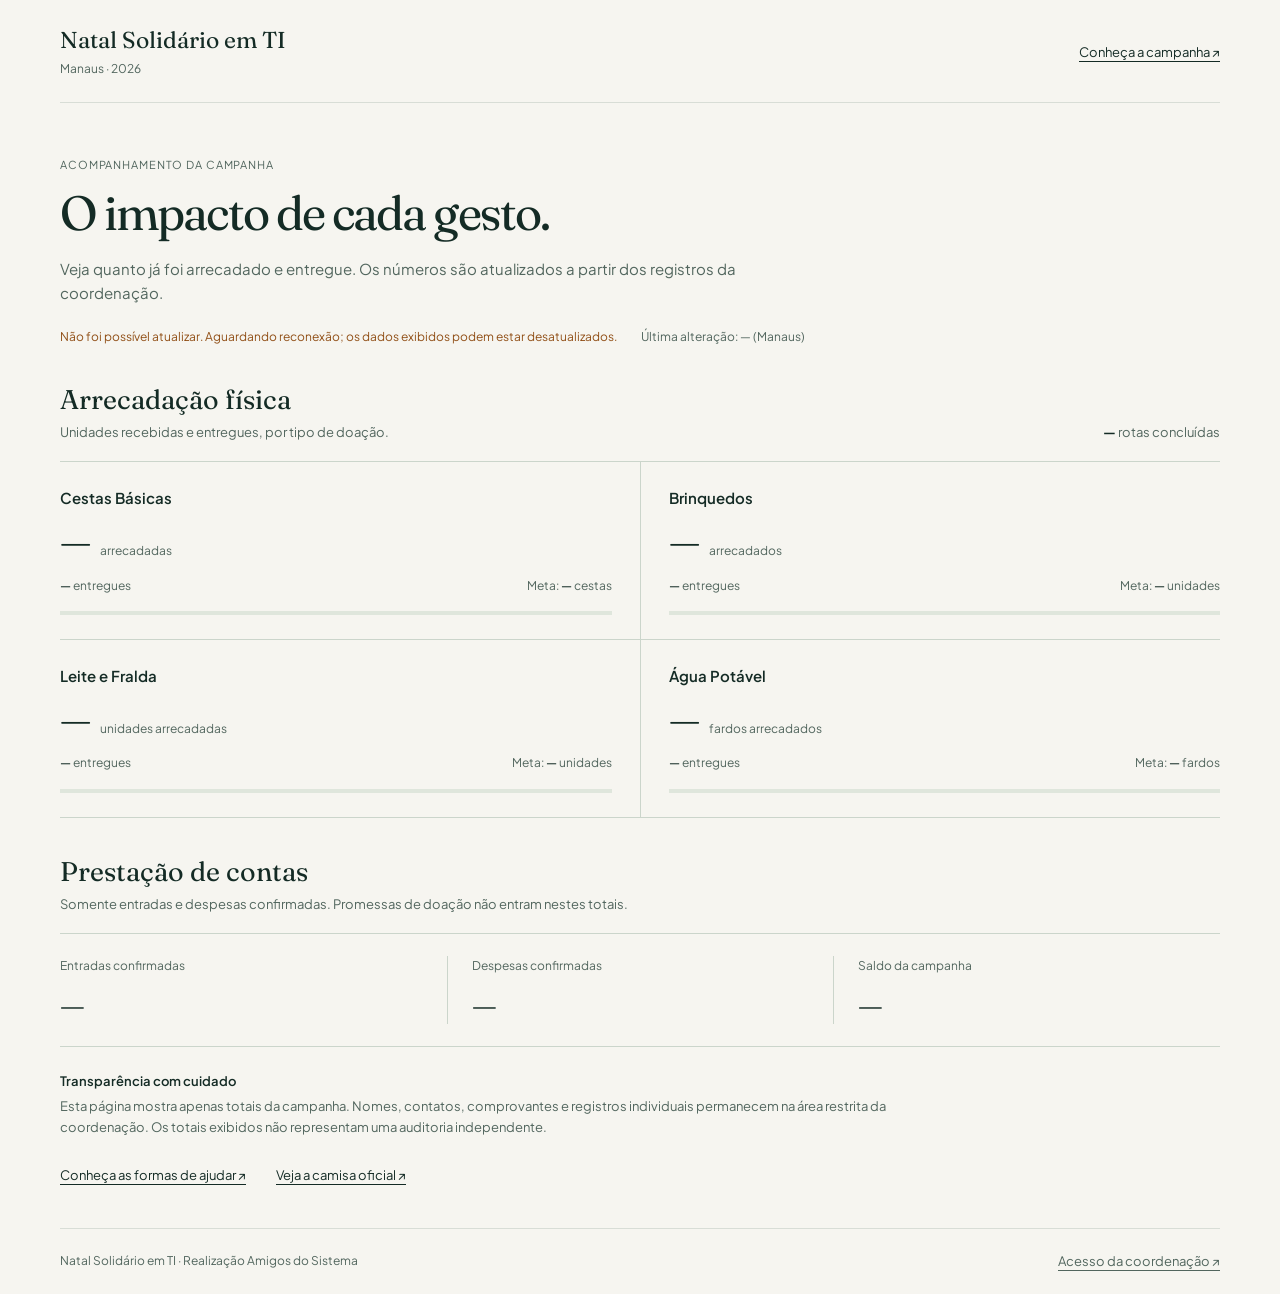
<file: impacto.html>
<!doctype html>
<html lang="pt-BR">
  <head>
    <meta charset="UTF-8" />
    <meta name="viewport" content="width=device-width, initial-scale=1.0" />
    <meta name="description" content="Acompanhe a arrecadação, as entregas e os totais financeiros do Natal Solidário em TI, em Manaus." />
    <meta name="theme-color" content="#f6f5f0" />
    <title>Acompanhe a campanha | Natal Solidário em TI</title>
    <link rel="icon" type="image/png" href="favicon.png" />
    <link rel="preconnect" href="https://fonts.googleapis.com" />
    <link rel="preconnect" href="https://fonts.gstatic.com" crossorigin />
    <link href="https://fonts.googleapis.com/css2?family=Plus+Jakarta+Sans:wght@400;500;600;700&family=Fraunces:opsz,wght@9..144,400;9..144,600&display=swap" rel="stylesheet" />
    <link rel="stylesheet" href="styles.css" />
    <script src="public-metrics.js" defer></script>
  </head>
  <body class="public-dashboard">
    <a class="skip-link" href="#conteudo">Saltar para o conteúdo principal</a>
    <header class="public-header">
      <a class="public-brand" href="index.html">Natal Solidário em TI <span>Manaus · 2026</span></a>
      <nav aria-label="Navegação do acompanhamento"><a href="index.html">Conheça a campanha ↗</a></nav>
    </header>
    <main class="public-main" id="conteudo">
      <header class="public-intro">
        <p class="public-eyebrow">Acompanhamento da campanha</p>
        <h1>O impacto de cada gesto.</h1>
        <p>Veja quanto já foi arrecadado e entregue. Os números são atualizados a partir dos registros da coordenação.</p>
        <div class="public-sync-line"><p data-public-status role="status" aria-live="polite">Conectando aos dados da campanha…</p><p>Última alteração: <time data-public-updated>—</time> <span class="public-timezone">(Manaus)</span></p></div>
        <noscript><p class="public-notice">Ative o JavaScript para consultar os dados atualizados. Nenhum total é apresentado sem confirmação.</p></noscript>
      </header>

      <section aria-labelledby="arrecadacao-title" class="public-section">
        <div class="public-section-heading"><div><h2 id="arrecadacao-title">Arrecadação física</h2><p>Unidades recebidas e entregues, por tipo de doação.</p></div><p class="public-route-count"><strong data-public-routes>—</strong> rotas concluídas</p></div>
        <div class="public-inventory">
          <article class="public-item"><h3>Cestas Básicas</h3><p class="public-total"><strong data-public-count="cesta_basica">—</strong> <span>arrecadadas</span></p><p class="public-item-detail"><span><b data-public-delivered="cesta_basica">—</b> entregues</span><span>Meta: <b data-public-goal="cesta_basica">—</b> cestas</span></p><div class="public-progress" data-public-progress="cesta_basica" role="progressbar" aria-label="Meta de cestas básicas" aria-valuemin="0" aria-valuemax="100" aria-busy="true"><span></span></div></article>
          <article class="public-item"><h3>Brinquedos</h3><p class="public-total"><strong data-public-count="brinquedo">—</strong> <span>arrecadados</span></p><p class="public-item-detail"><span><b data-public-delivered="brinquedo">—</b> entregues</span><span>Meta: <b data-public-goal="brinquedo">—</b> unidades</span></p><div class="public-progress" data-public-progress="brinquedo" role="progressbar" aria-label="Meta de brinquedos" aria-valuemin="0" aria-valuemax="100" aria-busy="true"><span></span></div></article>
          <article class="public-item"><h3>Leite e Fralda</h3><p class="public-total"><strong data-public-count="kit_higiene">—</strong> <span>unidades arrecadadas</span></p><p class="public-item-detail"><span><b data-public-delivered="kit_higiene">—</b> entregues</span><span>Meta: <b data-public-goal="kit_higiene">—</b> unidades</span></p><div class="public-progress" data-public-progress="kit_higiene" role="progressbar" aria-label="Meta de leite e fralda" aria-valuemin="0" aria-valuemax="100" aria-busy="true"><span></span></div></article>
          <article class="public-item"><h3>Água Potável</h3><p class="public-total"><strong data-public-count="agua">—</strong> <span>fardos arrecadados</span></p><p class="public-item-detail"><span><b data-public-delivered="agua">—</b> entregues</span><span>Meta: <b data-public-goal="agua">—</b> fardos</span></p><div class="public-progress" data-public-progress="agua" role="progressbar" aria-label="Meta de água potável" aria-valuemin="0" aria-valuemax="100" aria-busy="true"><span></span></div></article>
        </div>
      </section>

      <section aria-labelledby="financeiro-title" class="public-section">
        <div class="public-section-heading"><div><h2 id="financeiro-title">Prestação de contas</h2><p>Somente entradas e despesas confirmadas. Promessas de doação não entram nestes totais.</p></div></div>
        <dl class="public-finance"><div><dt>Entradas confirmadas</dt><dd data-public-money="entradas_centavos">—</dd></div><div><dt>Despesas confirmadas</dt><dd data-public-money="saidas_centavos">—</dd></div><div><dt>Saldo da campanha</dt><dd data-public-money="saldo_centavos">—</dd></div></dl>
      </section>
      <aside class="public-notice"><h2>Transparência com cuidado</h2><p>Esta página mostra apenas totais da campanha. Nomes, contatos, comprovantes e registros individuais permanecem na área restrita da coordenação. Os totais exibidos não representam uma auditoria independente.</p></aside>
      <div class="public-actions"><a href="index.html#ajudar">Conheça as formas de ajudar ↗</a><a href="index.html#camisa">Veja a camisa oficial ↗</a></div>
    </main>
    <footer class="public-footer"><p>Natal Solidário em TI · Realização Amigos do Sistema</p><a href="https://natalsolidariosistema.vercel.app/" target="_blank" rel="noopener noreferrer">Acesso da coordenação ↗</a></footer>
  </body>
</html>
</file>
<file: styles.css>
:root {
  /* Brand Palette directly calibrated from Key Visual Artwork (kv completo.jpg) */
  --forest-night: #061310;
  --forest-deep: #0a1f1b;
  --forest-mid: #102d27;
  --forest-surface: #153932;
  --forest-card: rgba(16, 45, 39, 0.78);
  --forest-border: rgba(52, 211, 153, 0.18);
  
  --cream-light: #fbf9f4;
  --cream-card: #f3eee4;
  --cream-border: #e2dac9;
  --ink-primary: #0f1c19;
  --ink-secondary: #4a5c57;
  --ink-muted: #6e827d;
  
  --mint-neon: #34d399;
  --emerald-glow: #10b981;
  --cyan-accent: #00f2fe;
  
  --gold-star: #fbbf24;
  --amber-warm: #f59e0b;
  --amber-light: #fef3c7;
  
  --coral-festive: #f97316;
  --coral-deep: #ea580c;
  
  --radius-xl: 28px;
  --radius-lg: 20px;
  --radius-md: 14px;
  --radius-sm: 8px;
  
  --font-display: "Fraunces", Georgia, serif;
  --font-sans: "Plus Jakarta Sans", system-ui, -apple-system, sans-serif;
  --font-headline: "Outfit", sans-serif;
  
  --shadow-subtle: 0 10px 30px rgba(6, 19, 16, 0.08);
  --shadow-elevated: 0 20px 50px rgba(6, 19, 16, 0.22);
}

/* Base & Reset */
*, *::before, *::after {
  box-sizing: border-box;
}

html {
  scroll-behavior: smooth;
  scroll-padding-top: 90px;
}

body {
  margin: 0;
  color: var(--ink-primary);
  background-color: var(--forest-night);
  font-family: var(--font-sans);
  font-size: 16px;
  line-height: 1.6;
  -webkit-font-smoothing: antialiased;
  -moz-osx-font-smoothing: grayscale;
  overflow-x: hidden;
}

body.modal-open {
  overflow: hidden;
}

img {
  max-width: 100%;
  height: auto;
  display: block;
}

a {
  color: inherit;
  text-decoration: none;
}

button, a {
  -webkit-tap-highlight-color: transparent;
}

button {
  border: 0;
  background: transparent;
  font: inherit;
  cursor: pointer;
}

button:focus-visible, a:focus-visible, input:focus-visible, textarea:focus-visible, select:focus-visible {
  outline: 3px solid var(--gold-star);
  outline-offset: 3px;
}

/* Accessibility Skip Link */
.skip-link {
  position: fixed;
  z-index: 1000;
  top: -60px;
  left: 20px;
  padding: 12px 20px;
  color: var(--forest-night);
  background: var(--gold-star);
  border-radius: 0 0 var(--radius-sm) var(--radius-sm);
  font-weight: 700;
  transition: top 0.2s ease;
}
.skip-link:focus {
  top: 0;
}

.sr-only {
  position: absolute;
  width: 1px;
  height: 1px;
  padding: 0;
  margin: -1px;
  overflow: hidden;
  clip: rect(0, 0, 0, 0);
  white-space: nowrap;
  border: 0;
}

/* Layout Utilities */
.shell {
  width: min(1200px, calc(100% - clamp(28px, 5vw, 48px)));
  margin-inline: auto;
}

.section-pad {
  padding-block: 85px;
}

/* Ambient Background Lights */
.ambient-glow {
  position: absolute;
  pointer-events: none;
  border-radius: 50%;
  filter: blur(120px);
  z-index: 0;
}

.ambient-glow-top {
  top: 0;
  right: 5%;
  width: 550px;
  height: 550px;
  background: radial-gradient(circle, rgba(52, 211, 153, 0.12) 0%, rgba(251, 191, 36, 0.05) 50%, transparent 80%);
}

.ambient-glow-mid {
  top: 900px;
  left: -100px;
  width: 600px;
  height: 600px;
  background: radial-gradient(circle, rgba(249, 115, 22, 0.08) 0%, rgba(16, 185, 129, 0.05) 60%, transparent 80%);
}

/* ==========================================================================
   HEADER & NAVIGATION
   ========================================================================== */
.site-header {
  position: fixed;
  top: 0;
  left: 0;
  right: 0;
  z-index: 100;
  background: rgba(6, 19, 16, 0.88);
  backdrop-filter: blur(18px);
  -webkit-backdrop-filter: blur(18px);
  border-bottom: 1px solid rgba(52, 211, 153, 0.18);
  transition: background 0.3s ease;
}

.site-header .shell {
  width: min(1380px, calc(100% - clamp(20px, 3.5vw, 44px)));
  max-width: 100%;
}

.nav-backdrop {
  position: fixed;
  inset: 0;
  z-index: 102;
  background: rgba(0, 0, 0, 0.65);
  backdrop-filter: blur(4px);
  -webkit-backdrop-filter: blur(4px);
  opacity: 0;
  pointer-events: none;
  transition: opacity 0.3s ease;
}

body.nav-open .nav-backdrop {
  opacity: 1;
  pointer-events: auto;
}

body.nav-open {
  overflow: hidden;
}

.header-inner {
  min-height: 74px;
  display: flex;
  align-items: center;
  justify-content: space-between;
  gap: clamp(14px, 2vw, 24px);
}

.brand {
  display: inline-flex;
  align-items: center;
  gap: 12px;
  color: var(--cream-light);
}

.brand-header {
  display: inline-flex;
  align-items: center;
  text-decoration: none;
  flex-shrink: 0;
  transition: transform 0.25s cubic-bezier(0.16, 1, 0.3, 1);
}

.brand-header:hover {
  transform: translateY(-1px);
}

.header-neon-logo {
  height: clamp(38px, 3.2vw, 46px);
  width: auto;
  max-width: clamp(170px, 16vw, 210px);
  object-fit: contain;
  filter: drop-shadow(0 2px 14px rgba(52, 211, 153, 0.35));
  transition: filter 0.25s ease, transform 0.25s ease;
}

.brand-header:hover .header-neon-logo {
  filter: drop-shadow(0 4px 20px rgba(52, 211, 153, 0.6));
  transform: scale(1.02);
}

.brand-mark {
  width: 40px;
  height: 40px;
  display: grid;
  place-items: center;
  position: relative;
  color: var(--forest-night);
  background: linear-gradient(135deg, var(--gold-star) 0%, var(--coral-festive) 100%);
  border-radius: 12px;
  font-size: 18px;
  box-shadow: 0 0 16px rgba(251, 191, 36, 0.3);
}

.circuit-spark {
  animation: pulse-spark 3s infinite ease-in-out;
}

@keyframes pulse-spark {
  0%, 100% { transform: scale(1) rotate(0deg); opacity: 0.9; }
  50% { transform: scale(1.18) rotate(45deg); opacity: 1; }
}

.brand-copy {
  display: grid;
  line-height: 1.15;
}

.brand-copy strong {
  font-family: var(--font-headline);
  font-size: 16px;
  font-weight: 700;
  letter-spacing: -0.02em;
  color: #ffffff;
}

.brand-copy small {
  font-size: 11px;
  letter-spacing: 0.12em;
  text-transform: uppercase;
  color: var(--mint-neon);
  font-weight: 600;
}

.brand-copy i {
  font-style: normal;
  color: var(--coral-festive);
  margin-inline: 2px;
}

.site-nav {
  display: flex;
  align-items: center;
  gap: clamp(10px, 1.2vw, 18px);
  font-size: clamp(12.5px, 0.9vw, 13.5px);
  font-weight: 600;
  white-space: nowrap;
}

.site-nav > a:not(.nav-cta):not(.nav-admin) {
  color: rgba(251, 249, 244, 0.8);
  position: relative;
  transition: color 0.2s ease;
  padding: 6px clamp(2px, 0.35vw, 4px);
  white-space: nowrap;
  flex-shrink: 0;
  line-height: 1.2;
}

.site-nav > a:not(.nav-cta):not(.nav-admin):hover {
  color: #ffffff;
}

.site-nav > a:not(.nav-cta):not(.nav-admin)::after {
  content: "";
  position: absolute;
  bottom: 0;
  left: 0;
  width: 0%;
  height: 2px;
  background: var(--mint-neon);
  transition: width 0.25s ease;
  border-radius: 2px;
}

.site-nav > a:not(.nav-cta):not(.nav-admin):hover::after {
  width: 100%;
}

.nav-admin {
  display: inline-flex;
  align-items: center;
  gap: 7px;
  padding: 7px clamp(10px, 0.9vw, 14px);
  color: var(--mint-neon) !important;
  background: rgba(52, 211, 153, 0.1);
  border: 1px solid rgba(52, 211, 153, 0.35);
  border-radius: 999px;
  font-size: clamp(11.5px, 0.85vw, 12px);
  font-weight: 700;
  text-decoration: none;
  white-space: nowrap;
  flex-shrink: 0;
  line-height: 1;
  transition: all 0.2s ease;
}

.nav-admin:hover {
  background: rgba(52, 211, 153, 0.22);
  transform: translateY(-2px);
  color: #ffffff !important;
  border-color: var(--mint-neon);
  box-shadow: 0 0 15px rgba(52, 211, 153, 0.3);
}

.admin-pulse {
  width: 7px;
  height: 7px;
  background: var(--mint-neon);
  border-radius: 50%;
  box-shadow: 0 0 8px var(--mint-neon);
  animation: pulse-admin 2s infinite;
  flex-shrink: 0;
}

@keyframes pulse-admin {
  0%, 100% { opacity: 0.5; transform: scale(0.9); }
  50% { opacity: 1; transform: scale(1.3); }
}

.nav-admin i {
  font-style: normal;
  color: var(--mint-neon);
  font-size: 11px;
}

.nav-cta {
  display: inline-flex;
  align-items: center;
  gap: 7px;
  padding: 9px clamp(13px, 1.1vw, 18px);
  color: var(--forest-night);
  background: linear-gradient(135deg, var(--gold-star) 0%, #ffd066 100%);
  border-radius: 999px;
  font-size: clamp(12.5px, 0.9vw, 13.5px);
  font-weight: 700;
  white-space: nowrap;
  flex-shrink: 0;
  line-height: 1;
  box-shadow: 0 6px 20px rgba(251, 191, 36, 0.25);
  transition: transform 0.2s ease, box-shadow 0.2s ease;
}

.nav-cta:hover {
  transform: translateY(-2px);
  box-shadow: 0 10px 26px rgba(251, 191, 36, 0.4);
}

.menu-toggle {
  display: none;
  width: 44px;
  height: 44px;
  position: relative;
  z-index: 110;
  color: var(--cream-light);
  border-radius: 12px;
  border: 1px solid rgba(255, 255, 255, 0.18);
  background: rgba(255, 255, 255, 0.06);
  backdrop-filter: blur(8px);
  -webkit-backdrop-filter: blur(8px);
  align-items: center;
  justify-content: center;
  flex-direction: column;
  gap: 5px;
  padding: 0;
  cursor: pointer;
  transition: all 0.25s ease;
}

.menu-toggle:hover {
  background: rgba(255, 255, 255, 0.12);
  border-color: var(--mint-neon);
}

.menu-toggle > span:not(.sr-only) {
  width: 22px;
  height: 2px;
  display: block;
  background: currentColor;
  border-radius: 2px;
  transition: transform 0.25s cubic-bezier(0.16, 1, 0.3, 1), opacity 0.2s ease;
  transform-origin: center;
}

.menu-toggle.is-active {
  background: rgba(52, 211, 153, 0.18);
  border-color: var(--mint-neon);
  color: var(--mint-neon);
}

.menu-toggle.is-active span:nth-of-type(1) {
  transform: translateY(7px) rotate(45deg);
}

.menu-toggle.is-active span:nth-of-type(2) {
  opacity: 0;
  transform: scaleX(0);
}

.menu-toggle.is-active span:nth-of-type(3) {
  transform: translateY(-7px) rotate(-45deg);
}

/* ==========================================================================
   BUTTONS
   ========================================================================== */
.button {
  min-height: 50px;
  display: inline-flex;
  align-items: center;
  justify-content: center;
  gap: 12px;
  padding: 0 24px;
  border-radius: 999px;
  font-family: var(--font-sans);
  font-size: 14px;
  font-weight: 700;
  transition: transform 0.2s ease, box-shadow 0.2s ease, background 0.2s ease;
}

.button-primary {
  color: var(--forest-night);
  background: linear-gradient(135deg, var(--gold-star) 0%, #facc15 100%);
  box-shadow: 0 10px 24px rgba(251, 191, 36, 0.28);
}

.button-primary:hover {
  transform: translateY(-2px);
  background: linear-gradient(135deg, #ffd76b 0%, #fed7aa 100%);
  box-shadow: 0 14px 30px rgba(251, 191, 36, 0.45);
}

.button-ghost {
  color: var(--cream-light);
  background: rgba(255, 255, 255, 0.05);
  border: 1px solid rgba(251, 249, 244, 0.25);
  backdrop-filter: blur(8px);
}

.button-ghost:hover {
  background: rgba(255, 255, 255, 0.12);
  border-color: var(--mint-neon);
  transform: translateY(-2px);
}

.button-primary-dark {
  color: #ffffff;
  background: var(--forest-night);
  box-shadow: 0 10px 25px rgba(6, 19, 16, 0.3);
}

.button-primary-dark:hover {
  background: var(--forest-surface);
  transform: translateY(-2px);
}

.button-outline-dark {
  color: var(--forest-night);
  background: transparent;
  border: 2px solid var(--forest-night);
}

.button-outline-dark:hover {
  background: rgba(6, 19, 16, 0.1);
  transform: translateY(-2px);
}

/* ==========================================================================
   HERO SECTION (Pure & Clean Showcase)
   ========================================================================== */
.hero {
  position: relative;
  min-height: calc(100vh - 80px);
  padding-top: 105px;
  padding-bottom: 40px;
  display: flex;
  flex-direction: column;
  justify-content: center;
  color: var(--cream-light);
  background: radial-gradient(ellipse at 75% 20%, #133c33 0%, var(--forest-night) 70%);
  overflow: hidden;
}

.hero-tech-lines {
  position: absolute;
  inset: 0;
  pointer-events: none;
  z-index: 1;
  opacity: 0.85;
}

.hero-tech-lines svg {
  width: 100%;
  height: 100%;
}

.hero-grid {
  position: relative;
  z-index: 2;
  display: grid;
  grid-template-columns: 1.08fr 0.92fr;
  align-items: center;
  gap: clamp(30px, 4vw, 60px);
}

.hero-content {
  max-width: 600px;
}

h1 {
  margin: 0;
  font-family: var(--font-display);
  font-weight: 600;
  font-size: clamp(38px, 4.4vw, 68px);
  line-height: 1.04;
  letter-spacing: -0.04em;
  color: #ffffff;
}

.title-highlight {
  color: var(--coral-festive);
  font-style: italic;
  font-weight: 700;
  text-shadow: 0 0 35px rgba(249, 115, 22, 0.4);
}

.hero-lead {
  margin: 20px 0 0;
  color: rgba(251, 249, 244, 0.78);
  font-size: clamp(15px, 1.1vw, 17px);
  line-height: 1.6;
  max-width: 530px;
}

.hero-actions {
  display: flex;
  flex-wrap: wrap;
  align-items: center;
  gap: 12px;
  margin-top: 30px;
}

/* Hero Showcase (KV Completo Artwork Card) */
.hero-showcase {
  position: relative;
  display: flex;
  justify-content: center;
  align-items: center;
}

.kv-card-container {
  position: relative;
  width: 100%;
  max-width: 440px;
}

.kv-backdrop-glow {
  position: absolute;
  inset: -15px;
  background: radial-gradient(circle, rgba(52, 211, 153, 0.28) 0%, rgba(251, 191, 36, 0.18) 45%, transparent 75%);
  filter: blur(35px);
  border-radius: var(--radius-xl);
  z-index: 1;
  pointer-events: none;
  animation: glow-pulse 6s infinite ease-in-out;
}

@keyframes glow-pulse {
  0%, 100% { opacity: 0.7; transform: scale(0.98); }
  50% { opacity: 1; transform: scale(1.04); }
}

.kv-card {
  position: relative;
  z-index: 2;
  border-radius: var(--radius-xl);
  background: rgba(10, 31, 27, 0.85);
  border: 1px solid rgba(52, 211, 153, 0.35);
  box-shadow: 0 25px 60px rgba(0, 0, 0, 0.5), 0 0 30px rgba(52, 211, 153, 0.15);
  overflow: hidden;
  backdrop-filter: blur(16px);
  transition: transform 0.35s ease, box-shadow 0.35s ease, border-color 0.3s ease;
}

.kv-card:hover {
  transform: translateY(-6px);
  box-shadow: 0 35px 70px rgba(0, 0, 0, 0.6), 0 0 45px rgba(52, 211, 153, 0.3);
  border-color: var(--mint-neon);
}

.kv-media-wrapper {
  position: relative;
  width: 100%;
  aspect-ratio: 3 / 4;
  overflow: hidden;
  background: #0d2822;
}

.kv-img {
  width: 100%;
  height: 100%;
  object-fit: cover;
  object-position: top center;
  transition: transform 0.5s ease;
}

.kv-card:hover .kv-img {
  transform: scale(1.03);
}

.hero-scroll-invite {
  display: flex;
  justify-content: center;
  margin-top: 36px;
  position: relative;
  z-index: 2;
}

.scroll-link {
  display: inline-flex;
  align-items: center;
  gap: 10px;
  color: rgba(251, 249, 244, 0.5);
  font-size: 11px;
  letter-spacing: 0.1em;
  text-transform: uppercase;
  font-weight: 600;
  transition: color 0.2s ease;
}

.scroll-link:hover {
  color: var(--mint-neon);
}

.scroll-icon {
  width: 20px;
  height: 32px;
  border: 2px solid currentColor;
  border-radius: 12px;
  display: flex;
  justify-content: center;
  padding-top: 6px;
}

.scroll-dot {
  width: 4px;
  height: 6px;
  background: currentColor;
  border-radius: 2px;
  animation: scroll-wheel 1.8s infinite;
}

@keyframes scroll-wheel {
  0% { transform: translateY(0); opacity: 1; }
  100% { transform: translateY(10px); opacity: 0; }
}

/* ==========================================================================
   IMPACT TICKER
   ========================================================================== */
.impact-ticker {
  background: linear-gradient(90deg, #d95028 0%, var(--coral-festive) 50%, #f59e0b 100%);
  color: #ffffff;
  overflow: hidden;
  white-space: nowrap;
  padding-block: 15px;
  box-shadow: 0 4px 20px rgba(237, 106, 58, 0.25);
  position: relative;
  z-index: 5;
}

.ticker-track {
  display: flex;
  width: max-content;
  animation: marquee 32s linear infinite;
}

.ticker-track:hover {
  animation-play-state: paused;
}

@keyframes marquee {
  0% { transform: translateX(0); }
  100% { transform: translateX(-50%); }
}

.ticker-content {
  display: inline-flex;
  align-items: center;
  gap: 20px;
  padding-right: 20px;
  font-size: 13.5px;
  font-weight: 600;
}

.ticker-item {
  display: inline-flex;
  align-items: center;
  gap: 8px;
}

.ticker-item strong {
  font-size: 16px;
  font-weight: 800;
}

.ticker-item code {
  background: rgba(0, 0, 0, 0.2);
  padding: 2px 8px;
  border-radius: 6px;
  font-size: 12px;
}

.pulse-mint {
  width: 8px;
  height: 8px;
  background: var(--gold-star);
  border-radius: 50%;
  box-shadow: 0 0 8px #ffffff;
}

.ticker-sep {
  opacity: 0.6;
}

/* ==========================================================================
   SEÇÃO HISTÓRIA DA COMUNIDADE (PESSOAS.JPG)
   ========================================================================== */
.community-story {
  background: var(--cream-light);
  color: var(--ink-primary);
  position: relative;
}

.section-heading h2 {
  margin: 0;
  font-family: var(--font-display);
  font-size: clamp(36px, 4.2vw, 58px);
  line-height: 1.05;
  letter-spacing: -0.04em;
  color: var(--forest-night);
}

.section-heading h2 em {
  color: var(--coral-festive);
  font-style: italic;
}

.section-heading p {
  margin: 16px 0 0;
  color: var(--ink-secondary);
  font-size: 16px;
  line-height: 1.7;
}

.heading-centered {
  max-width: 680px;
  margin-inline: auto;
  text-align: center;
}

.heading-split {
  display: grid;
  grid-template-columns: 1.1fr 0.9fr;
  gap: 60px;
  align-items: end;
}

.heading-split p {
  max-width: 420px;
}

.community-grid {
  display: grid;
  grid-template-columns: 1.25fr 0.75fr;
  gap: 36px;
  align-items: center;
  margin-top: 50px;
}

.story-media-card {
  position: relative;
  border-radius: var(--radius-xl);
  overflow: hidden;
  box-shadow: var(--shadow-elevated);
  background: var(--forest-night);
}

.story-frame {
  position: relative;
  aspect-ratio: 16 / 9;
  overflow: hidden;
}

.story-img {
  width: 100%;
  height: 100%;
  object-fit: cover;
  transition: transform 0.6s ease;
}

.story-frame:hover .story-img {
  transform: scale(1.03);
}

.story-caption-overlay {
  position: absolute;
  inset: auto 0 0;
  padding: 28px;
  background: linear-gradient(0deg, rgba(6, 19, 16, 0.95) 0%, rgba(6, 19, 16, 0.65) 60%, transparent 100%);
  color: #ffffff;
}

.story-tag {
  display: inline-block;
  padding: 4px 10px;
  background: rgba(52, 211, 153, 0.2);
  border: 1px solid var(--mint-neon);
  border-radius: 999px;
  color: var(--mint-neon);
  font-size: 11px;
  font-weight: 700;
  letter-spacing: 0.08em;
  text-transform: uppercase;
}

.story-caption-overlay h3 {
  margin: 10px 0 0;
  font-family: var(--font-display);
  font-size: 24px;
  line-height: 1.2;
}

.story-caption-overlay p {
  margin: 6px 0 0;
  font-size: 13.5px;
  color: rgba(251, 249, 244, 0.8);
}

.story-pillars {
  display: grid;
  gap: 18px;
}

.pillar-box {
  display: flex;
  align-items: flex-start;
  gap: 18px;
  padding: 22px 24px;
  background: #ffffff;
  border: 1px solid var(--cream-border);
  border-radius: var(--radius-lg);
  box-shadow: var(--shadow-subtle);
  transition: transform 0.25s ease, box-shadow 0.25s ease;
}

.pillar-box:hover {
  transform: translateY(-4px);
  box-shadow: 0 15px 35px rgba(6, 19, 16, 0.1);
}

.pillar-icon-wrap {
  width: 48px;
  height: 48px;
  flex: 0 0 auto;
  display: grid;
  place-items: center;
  border-radius: 14px;
  font-size: 22px;
}

.bg-amber-soft { background: #fef3c7; }
.bg-coral-soft { background: #ffedd5; }
.bg-mint-soft { background: #d1fae5; }

.pillar-text h3 {
  margin: 0;
  font-size: 17px;
  font-weight: 700;
  color: var(--forest-night);
}

.pillar-text p {
  margin: 6px 0 0;
  font-size: 13px;
  color: var(--ink-secondary);
  line-height: 1.55;
}

.pillar-meta {
  display: block;
  margin-top: 8px;
  font-size: 11px;
  font-weight: 700;
  color: var(--coral-festive);
}

/* ==========================================================================
   TRANSPARÊNCIA E METAS
   ========================================================================== */
.transparency {
  background: var(--cream-card);
  color: var(--ink-primary);
}

.progress-layout {
  display: grid;
  grid-template-columns: 1.1fr 0.9fr;
  gap: 24px;
  margin-top: 48px;
}

.progress-feature {
  position: relative;
  min-height: 380px;
  display: flex;
  flex-direction: column;
  justify-content: space-between;
  padding: 34px 36px 30px;
  color: var(--cream-light);
  background: var(--forest-deep);
  border-radius: var(--radius-xl);
  border: 1px solid var(--forest-border);
  box-shadow: var(--shadow-elevated);
  overflow: hidden;
}

.feature-bg-circuit {
  position: absolute;
  top: -60px;
  right: -60px;
  width: 260px;
  height: 260px;
  border: 1px solid rgba(52, 211, 153, 0.18);
  border-radius: 50%;
  box-shadow: 0 0 0 30px rgba(52, 211, 153, 0.04), 0 0 0 60px rgba(52, 211, 153, 0.03);
  pointer-events: none;
}

.progress-feature-top {
  display: flex;
  align-items: center;
  justify-content: space-between;
  gap: 15px;
}

.feature-badge {
  display: flex;
  align-items: center;
  gap: 12px;
}

.progress-icon {
  width: 44px;
  height: 44px;
  display: grid;
  place-items: center;
  border-radius: 12px;
  background: rgba(251, 191, 36, 0.15);
  font-size: 20px;
}

.feature-label {
  font-size: 13px;
  font-weight: 700;
  letter-spacing: 0.05em;
  color: var(--cream-light);
}

.progress-tag {
  padding: 6px 12px;
  color: var(--mint-neon);
  border: 1px solid rgba(52, 211, 153, 0.35);
  border-radius: 999px;
  font-size: 11px;
  font-weight: 700;
  letter-spacing: 0.08em;
  text-transform: uppercase;
}

.progress-feature-body {
  display: grid;
  grid-template-columns: 0.8fr 1.2fr;
  gap: 25px;
  align-items: end;
  margin-top: 30px;
}

.big-number {
  display: block;
  color: var(--gold-star);
  font-family: var(--font-display);
  font-size: clamp(74px, 7vw, 108px);
  line-height: 0.8;
  letter-spacing: -0.07em;
}

.big-number small {
  font-family: var(--font-sans);
  font-size: 40px;
}

.progress-caption {
  display: block;
  margin-top: 14px;
  color: rgba(251, 249, 244, 0.6);
  font-size: 11px;
  text-transform: uppercase;
  letter-spacing: 0.1em;
  font-weight: 600;
}

.progress-copy h3 {
  margin: 0;
  font-size: 22px;
  color: #ffffff;
  letter-spacing: -0.03em;
}

.progress-copy p {
  margin: 8px 0 0;
  color: rgba(251, 249, 244, 0.7);
  font-size: 13.5px;
  line-height: 1.5;
}

.progress-copy strong {
  display: block;
  margin-top: 16px;
  font-size: 14px;
  color: var(--gold-star);
}

.progress-copy strong span {
  color: rgba(251, 249, 244, 0.6);
  font-weight: 400;
}

.progress-track-wrapper {
  margin-top: 24px;
}

.progress-track {
  height: 8px;
  background: rgba(255, 255, 255, 0.12);
  border-radius: 999px;
  overflow: hidden;
  position: relative;
}

.progress-track-large {
  height: 12px;
}

.progress-track span {
  height: 100%;
  display: block;
  border-radius: inherit;
  background: linear-gradient(90deg, var(--gold-star) 0%, #ffe082 100%);
  box-shadow: 0 0 12px rgba(251, 191, 36, 0.6);
  transition: width 1s ease-in-out;
}

.progress-foot {
  display: flex;
  justify-content: space-between;
  gap: 15px;
  margin-top: 14px;
  font-size: 11.5px;
  color: rgba(251, 249, 244, 0.6);
}

.remaining-count {
  color: var(--gold-star);
  font-weight: 700;
}

.progress-stack {
  display: grid;
  grid-template-rows: 1fr 1fr;
  gap: 20px;
}

.progress-card {
  padding: 28px 30px;
  background: #ffffff;
  border: 1px solid var(--cream-border);
  border-radius: var(--radius-xl);
  box-shadow: var(--shadow-subtle);
  display: flex;
  flex-direction: column;
  justify-content: space-between;
  transition: transform 0.25s ease, box-shadow 0.25s ease;
}

.progress-card:hover {
  transform: translateY(-3px);
  box-shadow: var(--shadow-elevated);
}

.progress-card-head {
  display: flex;
  align-items: center;
  gap: 14px;
}

.progress-icon-small {
  width: 42px;
  height: 42px;
  flex: 0 0 auto;
  border-radius: 12px;
  font-size: 18px;
}

.progress-card-head h3 {
  margin: 0;
  font-size: 18px;
  color: var(--forest-night);
}

.progress-card-head p {
  margin: 2px 0 0;
  font-size: 11px;
  color: var(--ink-muted);
}

.progress-card-head strong {
  margin-left: auto;
  font-family: var(--font-display);
  font-size: 40px;
  line-height: 1;
  letter-spacing: -0.06em;
}

.progress-card-head strong small {
  font-family: var(--font-sans);
  font-size: 20px;
}

.color-coral { color: var(--coral-festive); }
.bg-coral { background: linear-gradient(90deg, var(--coral-festive) 0%, #ff8c42 100%) !important; }

.color-mint { color: #059669; }
.bg-mint { background: linear-gradient(90deg, #10b981 0%, #34d399 100%) !important; }

.progress-card .progress-track {
  margin-top: 20px;
  background: rgba(6, 19, 16, 0.08);
}

.progress-card-foot {
  display: flex;
  justify-content: space-between;
  margin-top: 10px;
  font-size: 11px;
  color: var(--ink-secondary);
}

.progress-card-foot strong {
  color: var(--forest-night);
}

.updated-note {
  display: flex;
  align-items: center;
  justify-content: center;
  flex-wrap: wrap;
  gap: 12px;
  margin-top: 34px;
  font-size: 12px;
  color: var(--ink-secondary);
}

.live-dot {
  width: 8px;
  height: 8px;
  background: var(--emerald-glow);
  border-radius: 50%;
  box-shadow: 0 0 8px var(--emerald-glow);
}

.updated-divider {
  width: 4px;
  height: 4px;
  background: var(--coral-festive);
  border-radius: 50%;
}

.link-audit {
  color: var(--forest-night);
  font-weight: 700;
  text-decoration: underline;
  transition: color 0.2s ease;
}

.link-audit:hover {
  color: var(--coral-festive);
}

/* ==========================================================================
   CALCULADORA DE IMPACTO SOLIDÁRIO
   ========================================================================== */
.calculator-section {
  background: var(--cream-light);
  color: var(--ink-primary);
}

.calculator-card {
  max-width: 860px;
  margin-inline: auto;
  padding: clamp(20px, 5vw, 48px);
  background: #ffffff;
  border: 1px solid var(--cream-border);
  border-radius: var(--radius-xl);
  box-shadow: var(--shadow-elevated);
}

.calc-header {
  text-align: center;
}

.calc-presets {
  display: flex;
  align-items: center;
  justify-content: center;
  flex-wrap: wrap;
  gap: 12px;
  margin-top: 30px;
}

.preset-btn {
  padding: 12px 24px;
  font-family: var(--font-sans);
  font-size: 15px;
  font-weight: 700;
  color: var(--forest-night);
  background: var(--cream-card);
  border: 2px solid transparent;
  border-radius: 999px;
  transition: all 0.2s ease;
}

.preset-btn:hover {
  background: #e9e3d5;
  transform: translateY(-2px);
}

.preset-btn.active {
  color: var(--forest-night);
  background: var(--gold-star);
  border-color: var(--gold-star);
  box-shadow: 0 6px 18px rgba(251, 191, 36, 0.35);
  transform: scale(1.04);
}

.calc-result-box {
  margin-top: 32px;
  padding: clamp(18px, 4vw, 32px);
  background: var(--forest-night);
  border-radius: var(--radius-lg);
  border: 1px solid rgba(52, 211, 153, 0.25);
  color: var(--cream-light);
  text-align: center;
  box-shadow: 0 15px 40px rgba(6, 19, 16, 0.35);
}

.result-badge {
  display: inline-flex;
  align-items: center;
  gap: 8px;
  padding: 4px 12px;
  background: rgba(52, 211, 153, 0.15);
  border: 1px solid rgba(52, 211, 153, 0.3);
  border-radius: 999px;
  color: var(--mint-neon);
  font-size: 11px;
  font-weight: 700;
  letter-spacing: 0.08em;
  text-transform: uppercase;
}

.badge-pulse {
  width: 6px;
  height: 6px;
  background: var(--mint-neon);
  border-radius: 50%;
  box-shadow: 0 0 6px var(--mint-neon);
}

.calc-result-box h3 {
  margin: 14px 0 0;
  font-family: var(--font-display);
  font-size: clamp(24px, 3vw, 32px);
  color: var(--gold-star);
}

.calc-result-box p {
  max-width: 620px;
  margin: 12px auto 0;
  color: rgba(251, 249, 244, 0.8);
  font-size: 15px;
  line-height: 1.6;
}

.calc-actions {
  display: flex;
  align-items: center;
  justify-content: center;
  flex-wrap: wrap;
  gap: 20px;
  margin-top: 26px;
}

.calc-pix-info {
  display: flex;
  align-items: center;
  gap: 8px;
  font-size: 12px;
  color: rgba(251, 249, 244, 0.7);
}

.calc-pix-info code {
  color: var(--mint-neon);
  font-weight: 700;
  background: rgba(52, 211, 153, 0.1);
  padding: 4px 8px;
  border-radius: 6px;
}

/* ==========================================================================
   FORMAS DE CONTRIBUIÇÃO (HELP CARDS)
   ========================================================================== */
.help {
  background: var(--cream-card);
}

.help-grid {
  display: grid;
  grid-template-columns: repeat(3, 1fr);
  gap: 24px;
  margin-top: 48px;
}

.help-card {
  min-height: 400px;
  display: flex;
  flex-direction: column;
  position: relative;
  padding: 32px;
  background: #ffffff;
  border: 1px solid var(--cream-border);
  border-radius: var(--radius-xl);
  overflow: hidden;
  box-shadow: var(--shadow-subtle);
  transition: transform 0.25s ease, box-shadow 0.25s ease;
}

.help-card:hover {
  transform: translateY(-8px);
  box-shadow: var(--shadow-elevated);
}

.help-card-featured {
  background: var(--forest-night);
  border-color: rgba(52, 211, 153, 0.3);
  color: var(--cream-light);
  box-shadow: 0 20px 50px rgba(6, 19, 16, 0.3);
}

.card-glow-bg {
  position: absolute;
  top: -40px;
  right: -40px;
  width: 200px;
  height: 200px;
  background: radial-gradient(circle, rgba(52, 211, 153, 0.2) 0%, transparent 70%);
  pointer-events: none;
}

.card-number {
  position: absolute;
  top: 28px;
  right: 28px;
  font-family: var(--font-display);
  font-size: 16px;
  font-weight: 700;
  color: var(--ink-muted);
}

.help-card-featured .card-number {
  color: var(--mint-neon);
}

.help-illustration {
  width: 86px;
  height: 86px;
  display: grid;
  place-items: center;
  position: relative;
  margin: 10px 0 22px;
  border-radius: 22px;
  background: var(--cream-card);
}

.pix-illustration {
  background: linear-gradient(135deg, var(--gold-star) 0%, var(--coral-festive) 100%);
  box-shadow: 0 10px 25px rgba(251, 191, 36, 0.3);
}

.pix-illustration .illum-icon {
  font-size: 32px;
  color: var(--forest-night);
}

.pix-illustration i {
  position: absolute;
  bottom: 8px;
  font-size: 12px;
  font-weight: 800;
  font-style: normal;
  color: var(--forest-night);
  letter-spacing: -0.05em;
}

.shirt-illustration {
  background: linear-gradient(135deg, #d1fae5 0%, #a7f3d0 100%);
  color: var(--forest-night);
  font-size: 36px;
}

.pin-illustration {
  background: linear-gradient(135deg, #ffedd5 0%, #fed7aa 100%);
  color: var(--coral-festive);
  font-size: 36px;
}

.card-kicker {
  display: block;
  font-size: 11px;
  font-weight: 800;
  letter-spacing: 0.12em;
  text-transform: uppercase;
  color: var(--coral-festive);
}

.help-card-featured .card-kicker {
  color: var(--mint-neon);
}

.help-card h3 {
  margin: 8px 0 0;
  font-family: var(--font-display);
  font-size: 30px;
  line-height: 1.1;
  color: var(--forest-night);
  letter-spacing: -0.04em;
}

.help-card-featured h3 {
  color: #ffffff;
}

.help-card p {
  margin: 12px 0 0;
  font-size: 14px;
  color: var(--ink-secondary);
  line-height: 1.6;
}

.help-card-featured p {
  color: rgba(251, 249, 244, 0.75);
}

.card-action-btn {
  margin-top: 24px;
  width: 100%;
}

.text-link {
  display: inline-flex;
  align-items: center;
  gap: 8px;
  margin-top: auto;
  padding-top: 20px;
  color: var(--forest-night);
  font-size: 13.5px;
  font-weight: 700;
  border-bottom: 2px solid var(--forest-night);
  transition: all 0.2s ease;
}

.text-link:hover {
  color: var(--coral-festive);
  border-color: var(--coral-festive);
  transform: translateX(3px);
}

/* ==========================================================================
   SEÇÃO COORDENAÇÃO (SORAYA SILVA & DANIEL LEITE)
   ========================================================================== */
.coordinators {
  background: var(--forest-night);
  color: var(--cream-light);
  position: relative;
  overflow: hidden;
  border-top: 1px solid rgba(52, 211, 153, 0.15);
  border-bottom: 1px solid rgba(52, 211, 153, 0.15);
}

.coord-ambient-glow {
  position: absolute;
  top: 50%;
  left: 50%;
  transform: translate(-50%, -50%);
  width: 900px;
  height: 550px;
  background: radial-gradient(circle, rgba(52, 211, 153, 0.08) 0%, rgba(251, 191, 36, 0.04) 45%, transparent 70%);
  pointer-events: none;
  filter: blur(100px);
  z-index: 0;
}

.coordinators .section-heading h2 {
  color: #ffffff;
}

.coordinators .section-heading h2 em {
  color: var(--gold-star);
}

.coordinators .section-heading p {
  color: rgba(251, 249, 244, 0.82);
}

.section-kicker {
  display: inline-flex;
  align-items: center;
  gap: 8px;
  padding: 6px 14px;
  background: rgba(52, 211, 153, 0.1);
  border: 1px solid rgba(52, 211, 153, 0.28);
  border-radius: 999px;
  font-size: 12px;
  font-weight: 700;
  text-transform: uppercase;
  letter-spacing: 0.1em;
  color: var(--mint-neon);
  margin-bottom: 16px;
}

.kicker-spark {
  color: var(--gold-star);
}

.coordinators-grid {
  display: grid;
  grid-template-columns: repeat(2, 1fr);
  gap: 28px;
  margin-top: 48px;
  position: relative;
  z-index: 1;
}

.coordinator-card {
  position: relative;
  background: rgba(16, 45, 39, 0.68);
  border: 1px solid rgba(52, 211, 153, 0.22);
  border-radius: var(--radius-xl);
  backdrop-filter: blur(16px);
  -webkit-backdrop-filter: blur(16px);
  box-shadow: 0 16px 40px rgba(0, 0, 0, 0.35);
  overflow: hidden;
  transition: transform 0.3s cubic-bezier(0.16, 1, 0.3, 1), border-color 0.3s ease, box-shadow 0.3s ease;
}

.coordinator-card:hover {
  transform: translateY(-4px);
  border-color: rgba(52, 211, 153, 0.5);
  box-shadow: 0 22px 50px rgba(0, 0, 0, 0.45), 0 0 30px rgba(52, 211, 153, 0.12);
}

.coord-glow-effect {
  position: absolute;
  top: -80px;
  right: -80px;
  width: 220px;
  height: 220px;
  background: radial-gradient(circle, rgba(52, 211, 153, 0.18) 0%, transparent 70%);
  pointer-events: none;
  filter: blur(40px);
  transition: opacity 0.3s ease;
}

.coordinator-card:hover .coord-glow-effect {
  opacity: 1;
  transform: scale(1.15);
}

.coord-card-inner {
  padding: 36px 32px;
  display: flex;
  flex-direction: column;
  height: 100%;
}

.coord-header {
  display: flex;
  align-items: center;
  gap: 22px;
  padding-bottom: 22px;
  border-bottom: 1px solid rgba(52, 211, 153, 0.12);
}

.coord-avatar-wrapper {
  position: relative;
  flex-shrink: 0;
}

.coord-avatar-ring {
  width: 120px;
  height: 120px;
  border-radius: 50%;
  padding: 3px;
  background: linear-gradient(135deg, var(--mint-neon) 0%, var(--gold-star) 100%);
  box-shadow: 0 8px 24px rgba(0, 0, 0, 0.4), 0 0 16px rgba(52, 211, 153, 0.25);
  display: flex;
  align-items: center;
  justify-content: center;
}

.coord-avatar-img {
  width: 100%;
  height: 100%;
  border-radius: 50%;
  object-fit: cover;
  background: var(--forest-surface);
  display: block;
}

.coord-badge-status {
  position: absolute;
  bottom: -6px;
  left: 50%;
  transform: translateX(-50%);
  display: inline-flex;
  align-items: center;
  gap: 6px;
  padding: 3px 10px;
  background: var(--forest-night);
  border: 1px solid var(--mint-neon);
  border-radius: 999px;
  font-size: 10.5px;
  font-weight: 700;
  color: var(--mint-neon);
  white-space: nowrap;
  letter-spacing: 0.02em;
  box-shadow: 0 4px 10px rgba(0, 0, 0, 0.4);
}

.coord-pulse {
  width: 7px;
  height: 7px;
  border-radius: 50%;
  background: var(--mint-neon);
  animation: pulse-mint 2s infinite ease-in-out;
}

.coord-header-info {
  display: flex;
  flex-direction: column;
  gap: 4px;
}

.coord-tag {
  display: inline-block;
  font-size: 11px;
  font-weight: 800;
  text-transform: uppercase;
  letter-spacing: 0.12em;
  color: var(--gold-star);
}

.coord-name {
  margin: 0;
  font-family: var(--font-headline);
  font-size: clamp(22px, 2.2vw, 26px);
  font-weight: 700;
  color: #ffffff;
  letter-spacing: -0.02em;
  line-height: 1.15;
}

.coord-role-desc {
  margin: 0;
  font-size: 13.5px;
  font-weight: 600;
  color: var(--mint-neon);
}

.coord-org {
  display: inline-flex;
  align-items: center;
  gap: 6px;
  font-size: 12px;
  color: rgba(251, 249, 244, 0.7);
  margin-top: 2px;
}

.coord-org .org-icon {
  color: var(--gold-star);
  font-size: 10px;
}

.coord-body {
  padding-block: 20px 24px;
  flex-grow: 1;
}

.coord-bio {
  margin: 0;
  font-size: 14.5px;
  line-height: 1.65;
  color: rgba(251, 249, 244, 0.88);
}

.coord-footer {
  display: flex;
  flex-direction: column;
  gap: 18px;
  padding-top: 18px;
  border-top: 1px solid rgba(52, 211, 153, 0.12);
}

.coord-chips {
  display: flex;
  flex-wrap: wrap;
  gap: 8px;
}

.coord-chip {
  display: inline-flex;
  align-items: center;
  padding: 5px 12px;
  background: rgba(255, 255, 255, 0.05);
  border: 1px solid rgba(255, 255, 255, 0.12);
  border-radius: 999px;
  font-size: 11.5px;
  font-weight: 600;
  color: rgba(251, 249, 244, 0.9);
}

.coord-contact-btn {
  display: inline-flex;
  align-items: center;
  justify-content: center;
  gap: 8px;
  padding: 12px 20px;
  background: rgba(52, 211, 153, 0.1);
  border: 1px solid rgba(52, 211, 153, 0.35);
  border-radius: 999px;
  color: var(--mint-neon);
  font-size: 13.5px;
  font-weight: 700;
  text-decoration: none;
  transition: all 0.25s ease;
  margin-top: 4px;
}

.coord-contact-btn:hover {
  background: var(--mint-neon);
  color: var(--forest-night);
  border-color: var(--mint-neon);
  transform: translateY(-2px);
  box-shadow: 0 8px 20px rgba(52, 211, 153, 0.3);
}

.coord-contact-btn .btn-arrow {
  transition: transform 0.2s ease;
}

.coord-contact-btn:hover .btn-arrow {
  transform: translate(2px, -2px);
}

/* Trust / Governance Banner */
.coord-trust-card {
  margin-top: 36px;
  display: flex;
  align-items: center;
  gap: 24px;
  padding: 24px 30px;
  background: rgba(255, 255, 255, 0.03);
  border: 1px solid rgba(251, 191, 36, 0.25);
  border-radius: var(--radius-lg);
  backdrop-filter: blur(10px);
}

.trust-card-icon {
  width: 44px;
  height: 44px;
  flex-shrink: 0;
  display: grid;
  place-items: center;
  background: rgba(251, 191, 36, 0.12);
  border: 1px solid rgba(251, 191, 36, 0.35);
  border-radius: 12px;
  color: var(--gold-star);
  font-size: 20px;
}

.trust-card-text {
  flex: 1;
}

.trust-card-text strong {
  display: block;
  font-family: var(--font-headline);
  font-size: 15px;
  font-weight: 700;
  color: var(--gold-star);
  margin-bottom: 4px;
}

.trust-card-text p {
  margin: 0;
  font-size: 13.5px;
  line-height: 1.6;
  color: rgba(251, 249, 244, 0.78);
}

.trust-audit-btn {
  flex-shrink: 0;
  white-space: nowrap;
  font-size: 13px;
  min-height: 44px;
  padding-inline: 18px;
}

/* ==========================================================================
   SEÇÃO PARCERIAS & STARTUPS
   ========================================================================== */
.partners {
  color: var(--cream-light);
  background: var(--forest-deep);
  position: relative;
  overflow: hidden;
}

.partners-layout {
  display: grid;
  grid-template-columns: 0.85fr 1.15fr;
  gap: 70px;
  align-items: center;
}

.partners-copy h2 {
  color: #ffffff;
}

.partners-cta-row {
  margin-top: 28px;
}

.partner-logos {
  display: grid;
  grid-template-columns: repeat(2, 1fr);
  gap: 16px;
}

.partner-logo {
  min-height: 125px;
  display: flex;
  flex-direction: column;
  justify-content: center;
  align-items: center;
  gap: 8px;
  color: rgba(251, 249, 244, 0.85);
  background: rgba(255, 255, 255, 0.05);
  border: 1px solid rgba(255, 255, 255, 0.12);
  border-radius: var(--radius-md);
  font-size: 13px;
  font-weight: 700;
  text-align: center;
  backdrop-filter: blur(8px);
  transition: all 0.25s ease;
}

.partner-logo:hover {
  color: var(--forest-night);
  background: var(--gold-star);
  border-color: var(--gold-star);
  transform: translateY(-4px);
  box-shadow: 0 12px 30px rgba(251, 191, 36, 0.25);
}

.partner-logo-card {
  padding: 10px;
  background: rgba(255, 255, 255, 0.05);
}

.partner-card-media {
  width: 100%;
  height: 100%;
  background: #ffffff;
  border-radius: calc(var(--radius-md) - 3px);
  display: flex;
  align-items: center;
  justify-content: center;
  padding: 10px 18px;
  box-shadow: 0 4px 14px rgba(0, 0, 0, 0.22);
  transition: transform 0.25s cubic-bezier(0.16, 1, 0.3, 1), box-shadow 0.25s ease;
}

.partner-logo-card:hover {
  color: inherit;
  background: rgba(255, 255, 255, 0.12);
  border-color: var(--mint-neon);
  box-shadow: 0 12px 30px rgba(52, 211, 153, 0.25);
}

.partner-logo-card:hover .partner-card-media {
  transform: scale(1.02);
  box-shadow: 0 8px 22px rgba(0, 0, 0, 0.32);
}

.partner-logo-img {
  max-width: 100%;
  max-height: 62px;
  width: auto;
  height: auto;
  object-fit: contain;
  display: block;
}

.partner-logo-womsoft {
  max-height: 52px;
}

.partner-logo:nth-child(1) { grid-column: span 1; }
.partner-logo:nth-child(2) { grid-column: span 1; }
.partner-logo:nth-child(3) { 
  grid-column: span 2; 
  min-height: 85px;
  flex-direction: row;
  gap: 12px;
}

.logo-symbol {
  font-size: 26px;
  color: var(--gold-star);
}

.partner-logo:hover .logo-symbol {
  color: var(--forest-night);
}

.logo-large {
  flex-direction: row;
  gap: 12px;
  font-size: 20px;
}

.partner-placeholder {
  border-style: dashed;
  cursor: pointer;
  color: var(--mint-neon);
}

.partner-placeholder:hover {
  background: rgba(52, 211, 153, 0.15);
  border-color: var(--mint-neon);
  color: var(--mint-neon);
}

.partner-placeholder .add-icon {
  font-size: 28px;
}

/* ==========================================================================
   BANNER KV NATAL (HORIZONTAL)
   ========================================================================== */
.kv-banner-section {
  padding-block: 50px;
  background: var(--forest-night);
}

.kv-banner-card {
  position: relative;
  border-radius: var(--radius-xl);
  overflow: hidden;
  border: 1px solid rgba(52, 211, 153, 0.3);
  box-shadow: var(--shadow-elevated);
  background: var(--forest-night);
}

.kv-banner-media {
  position: relative;
  width: 100%;
  overflow: hidden;
}

.kv-banner-img {
  width: 100%;
  height: clamp(340px, 36vw, 460px);
  object-fit: cover;
  object-position: center right;
  filter: brightness(0.92);
}

.kv-banner-content {
  position: absolute;
  inset: 0 auto 0 0;
  width: min(620px, 100%);
  display: flex;
  flex-direction: column;
  justify-content: center;
  padding: clamp(30px, 5vw, 60px);
  background: linear-gradient(90deg, rgba(6, 19, 16, 0.98) 0%, rgba(6, 19, 16, 0.92) 55%, rgba(6, 19, 16, 0.45) 85%, transparent 100%);
  color: #ffffff;
}

.banner-pill {
  display: inline-block;
  padding: 5px 12px;
  background: rgba(251, 191, 36, 0.18);
  border: 1px solid var(--gold-star);
  border-radius: 999px;
  color: var(--gold-star);
  font-size: 11px;
  font-weight: 700;
  letter-spacing: 0.1em;
  text-transform: uppercase;
  width: fit-content;
}

.kv-banner-content h3 {
  margin: 14px 0 0;
  font-family: var(--font-display);
  font-size: clamp(28px, 3.5vw, 42px);
  line-height: 1.1;
  color: #ffffff;
}

.kv-banner-content p {
  margin: 12px 0 0;
  color: rgba(251, 249, 244, 0.8);
  font-size: 16px;
}

.banner-buttons {
  display: flex;
  flex-wrap: wrap;
  gap: 12px;
  margin-top: 24px;
}

/* ==========================================================================
   CLOSING CALL TO ACTION
   ========================================================================== */
.closing-cta {
  background: linear-gradient(135deg, var(--gold-star) 0%, #facc15 50%, #f59e0b 100%);
  color: var(--forest-night);
  overflow: hidden;
  position: relative;
}

.closing-inner {
  min-height: 290px;
  display: grid;
  grid-template-columns: 1.15fr 0.85fr;
  align-items: center;
  gap: 50px;
  position: relative;
}

.cta-decoration {
  position: absolute;
  top: -40px;
  left: 45%;
  font-size: 220px;
  color: rgba(6, 19, 16, 0.08);
  pointer-events: none;
  line-height: 1;
}

.closing-cta h2 {
  margin: 0;
  font-family: var(--font-display);
  font-size: clamp(40px, 4.5vw, 64px);
  line-height: 1;
  color: var(--forest-night);
}

.closing-cta h2 em {
  color: var(--coral-deep);
  font-style: italic;
}

.closing-action p {
  font-size: 16px;
  color: rgba(6, 19, 16, 0.85);
  margin-bottom: 20px;
}

.closing-btn-group {
  display: flex;
  flex-wrap: wrap;
  gap: 12px;
}

/* ==========================================================================
   RODAPÉ
   ========================================================================== */
.site-footer {
  background: var(--forest-night);
  color: rgba(251, 249, 244, 0.65);
  border-top: 1px solid rgba(52, 211, 153, 0.15);
}

.footer-top {
  padding-block: 60px 35px;
  display: grid;
  grid-template-columns: 1.25fr 1.15fr 0.75fr 0.85fr;
  gap: 40px;
}

.footer-brand-col {
  display: flex;
  flex-direction: column;
  align-items: flex-start;
}

.footer-realizacao-tag {
  margin-top: 14px;
  display: inline-flex;
  align-items: center;
  gap: 7px;
  font-size: 12px;
  color: var(--mint-neon);
  background: rgba(52, 211, 153, 0.08);
  border: 1px solid rgba(52, 211, 153, 0.22);
  padding: 6px 14px;
  border-radius: 999px;
  font-weight: 500;
  backdrop-filter: blur(4px);
}

.footer-realizacao-tag strong {
  color: #ffffff;
}

.tag-star {
  color: var(--gold-star);
  font-size: 11px;
}

.footer-realizacao-col {
  display: flex;
  flex-direction: column;
  align-items: flex-start;
}

.footer-realizacao-card {
  background: #ffffff;
  border: 1px solid rgba(255, 255, 255, 0.25);
  border-radius: var(--radius-md);
  padding: 12px 18px;
  display: inline-flex;
  align-items: center;
  justify-content: center;
  box-shadow: 0 6px 20px rgba(0, 0, 0, 0.35);
  transition: transform 0.25s cubic-bezier(0.16, 1, 0.3, 1), box-shadow 0.25s ease, border-color 0.25s ease;
  margin-bottom: 14px;
}

.footer-realizacao-card:hover {
  transform: translateY(-2px);
  border-color: var(--mint-neon);
  box-shadow: 0 10px 28px rgba(52, 211, 153, 0.25);
}

.footer-realizacao-logo {
  max-width: 175px;
  max-height: 52px;
  width: auto;
  height: auto;
  object-fit: contain;
  display: block;
}

.footer-realizacao-text {
  margin: 0;
  font-size: 13px;
  line-height: 1.6;
  color: rgba(251, 249, 244, 0.72);
}

.footer-brand-link {
  display: inline-block;
  transition: transform 0.25s cubic-bezier(0.16, 1, 0.3, 1), opacity 0.2s ease;
}

.footer-brand-link:hover {
  transform: scale(1.02);
  opacity: 0.95;
}

.footer-campaign-logo {
  width: min(280px, 100%);
  height: auto;
  max-height: 190px;
  object-fit: contain;
  filter: drop-shadow(0 6px 24px rgba(0, 0, 0, 0.5));
  transition: filter 0.25s ease;
}

.footer-brand-link:hover .footer-campaign-logo {
  filter: drop-shadow(0 8px 28px rgba(52, 211, 153, 0.3));
}

.footer-subtext {
  margin: 16px 0 0;
  font-size: 13.5px;
  line-height: 1.6;
  color: rgba(251, 249, 244, 0.68);
  max-width: 320px;
}

.footer-top h4 {
  margin: 0 0 16px;
  font-size: 13px;
  letter-spacing: 0.1em;
  text-transform: uppercase;
  color: #ffffff;
}

.footer-nav-list {
  list-style: none;
  padding: 0;
  margin: 0;
  display: grid;
  gap: 10px;
  font-size: 13px;
}

.footer-nav-list a:hover {
  color: var(--mint-neon);
}

.footer-links {
  display: grid;
  gap: 10px;
  font-size: 13px;
}

.footer-links a:hover {
  color: var(--gold-star);
}

.link-btn-art {
  display: inline-flex;
  align-items: center;
  gap: 6px;
  color: var(--mint-neon);
  font-size: 13px;
  font-weight: 700;
  padding: 0;
  text-align: left;
}

.link-btn-art:hover {
  color: #ffffff;
}

.footer-bottom {
  min-height: 56px;
  display: flex;
  align-items: center;
  justify-content: space-between;
  border-top: 1px solid rgba(255, 255, 255, 0.08);
  font-size: 11.5px;
  color: rgba(251, 249, 244, 0.45);
}

/* ==========================================================================
   MODAL DIALOGS
   ========================================================================== */
.modal-backdrop {
  position: fixed;
  inset: 0;
  z-index: 500;
  display: grid;
  place-items: center;
  padding: 24px;
  background: rgba(6, 19, 16, 0.85);
  backdrop-filter: blur(12px);
  -webkit-backdrop-filter: blur(12px);
}

.modal-backdrop[hidden], .toast[hidden] {
  display: none;
}

.modal {
  width: min(540px, 100%);
  max-height: calc(100vh - 48px);
  position: relative;
  padding: 40px;
  color: var(--ink-primary);
  background: #ffffff;
  border-radius: var(--radius-xl);
  box-shadow: 0 30px 80px rgba(0, 0, 0, 0.5);
  overflow-y: auto;
  animation: modal-enter 0.28s cubic-bezier(0.16, 1, 0.3, 1) both;
}

@keyframes modal-enter {
  from { opacity: 0; transform: translateY(18px) scale(0.96); }
  to { opacity: 1; transform: translateY(0) scale(1); }
}

.modal-close {
  width: 36px;
  height: 36px;
  position: absolute;
  top: 20px;
  right: 20px;
  display: grid;
  place-items: center;
  color: var(--forest-night);
  background: var(--cream-card);
  border-radius: 50%;
  font-size: 24px;
  line-height: 1;
  transition: background 0.2s ease, transform 0.2s ease;
}

.modal-close:hover {
  background: #e5ded0;
  transform: rotate(90deg);
}

.modal-icon {
  width: 52px;
  height: 52px;
  display: grid;
  place-items: center;
  margin-bottom: 20px;
  color: var(--forest-night);
  background: var(--gold-star);
  border-radius: 16px;
  font-size: 24px;
  box-shadow: 0 6px 16px rgba(251, 191, 36, 0.3);
}

.modal h2 {
  margin: 0;
  font-family: var(--font-display);
  font-size: 34px;
  line-height: 1.1;
  color: var(--forest-night);
}

.modal h2 em {
  color: var(--coral-festive);
  font-style: italic;
}

.modal p {
  margin: 12px 0 0;
  color: var(--ink-secondary);
  font-size: 14.5px;
  line-height: 1.6;
}

.modal small {
  display: block;
  margin-top: 18px;
  color: var(--ink-muted);
  font-size: 11px;
  line-height: 1.5;
}

/* PIX Modal Elements */
.pix-qr-container {
  display: flex;
  flex-direction: column;
  align-items: center;
  margin: 22px 0 16px;
  padding: 20px;
  background: var(--cream-light);
  border: 1px dashed var(--cream-border);
  border-radius: var(--radius-lg);
}

.pix-qr-img {
  width: 170px;
  height: 170px;
  border-radius: 12px;
  background: #ffffff;
  padding: 10px;
  box-shadow: var(--shadow-subtle);
}

.pix-key {
  width: 100%;
  display: flex;
  align-items: center;
  justify-content: space-between;
  gap: 12px;
  margin-top: 16px;
  padding: 14px 16px;
  background: var(--cream-card);
  border: 1px solid var(--cream-border);
  border-radius: var(--radius-md);
}

.pix-key code {
  color: var(--forest-night);
  font-size: 13.5px;
  font-weight: 700;
  overflow-wrap: anywhere;
}

.copy-button {
  padding: 9px 14px;
  flex: 0 0 auto;
  color: var(--forest-night);
  background: var(--gold-star);
  border-radius: 8px;
  font-size: 12px;
  font-weight: 700;
  transition: all 0.2s ease;
}

.copy-button:hover {
  background: #facc15;
}

/* Poster Modal Elements */
.poster-preview-box {
  margin-top: 20px;
  border-radius: var(--radius-md);
  overflow: hidden;
  border: 1px solid var(--cream-border);
  box-shadow: var(--shadow-elevated);
}

.modal-poster-img {
  width: 100%;
  max-height: 380px;
  object-fit: cover;
  object-position: top;
}

.poster-actions {
  display: flex;
  flex-wrap: wrap;
  gap: 12px;
  margin-top: 20px;
}

/* Collection points */
.collection-list {
  display: grid;
  gap: 12px;
  margin-top: 22px;
}

.collection-item {
  padding: 16px 18px;
  background: var(--cream-card);
  border-radius: var(--radius-md);
  border-left: 4px solid var(--emerald-glow);
}

.collection-item strong {
  display: block;
  font-size: 14px;
  color: var(--forest-night);
}

.collection-item span {
  display: block;
  margin-top: 4px;
  color: var(--ink-secondary);
  font-size: 12px;
}

.collection-item a {
  display: inline-block;
  margin-top: 6px;
  color: var(--coral-festive);
  font-size: 11.5px;
  font-weight: 700;
}

/* Forms */
.modal-form {
  display: grid;
  gap: 14px;
  margin-top: 22px;
}

.form-row-2col {
  display: grid;
  grid-template-columns: 1fr 1fr;
  gap: 12px;
}

.modal-form label {
  display: grid;
  gap: 6px;
  color: var(--forest-night);
  font-size: 12px;
  font-weight: 700;
}

.modal-form input, .modal-form textarea, .modal-form select {
  width: 100%;
  padding: 12px 14px;
  color: var(--ink-primary);
  background: var(--cream-light);
  border: 1px solid var(--cream-border);
  border-radius: 10px;
  font-family: inherit;
  font-size: 14px;
  transition: border-color 0.2s ease;
}

.modal-form input:focus, .modal-form textarea:focus, .modal-form select:focus {
  border-color: var(--forest-night);
}

.modal-form textarea {
  min-height: 90px;
  resize: vertical;
}

/* Toast */
.toast {
  position: fixed;
  z-index: 1000;
  right: 24px;
  bottom: 24px;
  max-width: min(380px, calc(100% - 48px));
  padding: 14px 20px;
  color: #ffffff;
  background: var(--forest-deep);
  border: 1px solid var(--mint-neon);
  border-radius: var(--radius-md);
  box-shadow: var(--shadow-elevated);
  font-size: 13px;
  font-weight: 600;
  animation: toast-in 0.25s ease both;
}

@keyframes toast-in {
  from { opacity: 0; transform: translateY(12px); }
  to { opacity: 1; transform: translateY(0); }
}

/* Scroll Reveal */
.reveal {
  opacity: 0;
  transform: translateY(22px);
  transition: opacity 0.7s cubic-bezier(0.16, 1, 0.3, 1), transform 0.7s cubic-bezier(0.16, 1, 0.3, 1);
}

.reveal.is-visible {
  opacity: 1;
  transform: translateY(0);
}

/* ==========================================================================
   RESPONSIVE DESIGN SYSTEM - MULTI-DEVICE ARCHITECTURE
   Desktop (>1024px) | Tablet (769px-1024px) | Mobile (481px-768px) | Small (<=480px)
   ========================================================================== */

/* TABLET & SMALL LAPTOPS (<= 1180px) */
@media (max-width: 1180px) {
  /* Navigation: activates mobile drawer navigation */
  .menu-toggle {
    display: flex;
  }
  
  .site-nav {
    position: fixed;
    top: 0;
    right: 0;
    width: min(340px, 85vw);
    height: 100vh;
    height: 100dvh;
    z-index: 105;
    background: rgba(6, 19, 16, 0.98);
    backdrop-filter: blur(20px);
    -webkit-backdrop-filter: blur(20px);
    border-left: 1px solid var(--forest-border);
    padding: 95px 28px 40px;
    display: flex;
    flex-direction: column;
    gap: 16px;
    box-shadow: -15px 0 45px rgba(0, 0, 0, 0.7);
    transform: translateX(105%);
    transition: transform 0.35s cubic-bezier(0.16, 1, 0.3, 1);
    overflow-y: auto;
  }
  
  .site-nav.is-open {
    transform: translateX(0);
  }
  
  .site-nav > a:not(.nav-cta):not(.nav-admin) {
    width: 100%;
    font-size: 16px;
    padding: 12px 0;
    border-bottom: 1px solid rgba(255, 255, 255, 0.06);
    color: var(--cream-light);
  }
  
  .nav-admin, .nav-cta {
    width: 100%;
    justify-content: center;
    padding: 13px 20px;
    font-size: 14px;
    margin-top: 6px;
  }

  /* Layout Spacing */
  .section-pad {
    padding-block: 70px;
  }

  /* Hero Section: Value Proposition & CTAs First, Poster Second */
  .hero {
    padding-top: 130px;
    padding-bottom: 50px;
  }

  .hero-grid {
    grid-template-columns: 1fr;
    gap: 40px;
    text-align: center;
  }
  
  .hero-content {
    order: 1;
    max-width: 680px;
    margin-inline: auto;
  }
  
  .hero-actions {
    justify-content: center;
  }
  
  .hero-showcase {
    order: 2;
    width: 100%;
    display: flex;
    justify-content: center;
  }
  
  .kv-card-container {
    width: 100%;
    max-width: clamp(280px, 65vw, 360px);
  }

  /* Community Section */
  .heading-split, .community-grid {
    grid-template-columns: 1fr;
    gap: 32px;
  }

  /* Transparency Section */
  .progress-layout {
    grid-template-columns: 1fr;
    gap: 24px;
  }

  .progress-feature-body {
    grid-template-columns: auto 1fr;
    gap: 24px;
    align-items: center;
  }

  .progress-stack {
    grid-template-columns: 1fr 1fr;
    grid-template-rows: 1fr;
    gap: 20px;
  }

  /* Help Cards (3 Cards -> 2 Columns on Tablet) */
  .help-grid {
    grid-template-columns: repeat(2, 1fr);
    gap: 20px;
  }

  .help-card:nth-child(1) {
    grid-column: span 2;
  }

  /* Partners Section */
  .partners-layout {
    grid-template-columns: 1fr;
    gap: 36px;
    text-align: center;
  }

  .partners-cta-row {
    justify-content: center;
    display: flex;
  }
  
  .partner-logos {
    grid-template-columns: repeat(2, 1fr);
    gap: 14px;
  }

  .partner-logo:nth-child(1) { grid-column: span 1; }
  .partner-logo:nth-child(2) { grid-column: span 1; }
  .partner-logo:nth-child(3) { 
    grid-column: span 2;
    min-height: 85px;
    flex-direction: row;
    gap: 12px;
  }

  /* KV Banner Card (Vertical Stacking to prevent typography clash) */
  .kv-banner-card {
    display: flex;
    flex-direction: column;
    background: var(--forest-deep);
  }

  .kv-banner-media {
    width: 100%;
    aspect-ratio: 16 / 9;
    max-height: 280px;
  }

  .kv-banner-img {
    height: 100%;
    width: 100%;
    object-position: center;
  }

  .kv-banner-content {
    position: relative;
    inset: auto;
    width: 100%;
    padding: 30px 24px;
    background: var(--forest-deep);
    border-top: 1px solid rgba(52, 211, 153, 0.2);
    text-align: center;
    align-items: center;
  }

  .banner-buttons {
    justify-content: center;
  }

  /* Closing Section */
  .closing-inner {
    grid-template-columns: 1fr;
    gap: 28px;
    text-align: center;
    padding-block: 40px;
  }

  .closing-btn-group {
    justify-content: center;
  }

  /* Coordinators Tablet */
  .coordinators-grid {
    gap: 20px;
  }

  .coord-card-inner {
    padding: 30px 24px;
  }

  /* Footer */
  .footer-top {
    grid-template-columns: 1fr 1fr;
    gap: 36px;
  }

  .footer-brand-col {
    grid-column: span 1;
  }
}

/* SMARTPHONES & MOBILE SCREENS (<= 768px) */
@media (max-width: 768px) {
  html {
    scroll-padding-top: 75px;
  }

  .section-pad {
    padding-block: 54px;
  }
  
  .header-neon-logo {
    height: 38px;
    max-width: 180px;
  }

  .hero {
    padding-top: 115px;
    padding-bottom: 40px;
  }

  .hero-lead {
    font-size: 15px;
  }
  
  .hero-actions {
    flex-direction: column;
    width: 100%;
    gap: 10px;
  }
  
  .hero-actions .button {
    width: 100%;
  }

  .kv-card-container {
    max-width: clamp(260px, 80vw, 340px);
  }

  /* Community Pillars */
  .community-grid {
    margin-top: 36px;
  }

  .story-caption-overlay {
    padding: 20px 18px;
  }

  /* Progress Stack to 1 Column */
  .progress-feature-body {
    grid-template-columns: 1fr;
    gap: 16px;
  }

  .progress-stack {
    grid-template-columns: 1fr;
    gap: 16px;
  }

  .progress-card {
    padding: 22px 20px;
  }

  /* Calculator */
  .calculator-card {
    padding: clamp(24px, 5vw, 36px);
  }

  .calc-presets {
    gap: 10px;
  }

  /* Help Cards (1 Column on Mobile) */
  .help-grid {
    grid-template-columns: 1fr;
    gap: 18px;
  }

  .help-card:nth-child(1) {
    grid-column: span 1;
  }

  .help-card {
    min-height: auto;
    padding: 28px 24px;
  }

  /* Partner Logos */
  .partner-logos {
    grid-template-columns: repeat(2, 1fr);
    gap: 12px;
  }

  .partner-logo:nth-child(1) { grid-column: span 1; }
  .partner-logo:nth-child(2) { grid-column: span 1; }
  .partner-logo:nth-child(3) { 
    grid-column: span 2; 
    min-height: 80px;
    flex-direction: row;
    gap: 10px;
  }
  
  .partner-logo {
    min-height: 105px;
    padding: 10px;
  }

  /* Closing CTAs */
  .closing-btn-group {
    flex-direction: column;
    width: 100%;
  }

  .closing-btn-group .button {
    width: 100%;
  }

  /* Footer Mobile */
  .footer-top {
    grid-template-columns: 1fr;
    gap: 32px;
    text-align: center;
  }
  
  .footer-brand-col, .footer-realizacao-col {
    align-items: center;
  }

  .footer-subtext, .footer-realizacao-text {
    text-align: center;
    max-width: 100%;
  }

  .footer-nav-list, .footer-links {
    justify-items: center;
  }

  .link-btn-art {
    justify-content: center;
  }
  
  /* Coordinators Mobile */
  .coordinators-grid {
    grid-template-columns: 1fr;
    max-width: 520px;
    margin-inline: auto;
    gap: 20px;
  }

  .coord-trust-card {
    flex-direction: column;
    text-align: center;
    gap: 16px;
    padding: 22px 18px;
  }

  .trust-card-icon {
    margin-inline: auto;
  }

  .trust-audit-btn {
    width: 100%;
    justify-content: center;
  }

  .footer-bottom {
    flex-direction: column;
    gap: 8px;
    text-align: center;
    padding-block: 22px;
  }

  .footer-campaign-logo {
    width: min(220px, 100%);
  }

  .modal {
    padding: 28px 20px;
  }
}

/* COMPACT SMARTPHONES (<= 480px, e.g. iPhone SE, Galaxy S, 360px-412px) */
@media (max-width: 480px) {
  .shell {
    width: calc(100% - 28px);
  }

  .header-inner {
    min-height: 64px;
  }

  .header-neon-logo {
    height: 34px;
    max-width: 160px;
  }

  .hero {
    padding-top: 108px;
    padding-bottom: 35px;
  }

  h1 {
    font-size: clamp(30px, 8.5vw, 38px);
  }

  .section-heading h2 {
    font-size: clamp(28px, 7.5vw, 36px);
  }

  .big-number {
    font-size: clamp(52px, 13vw, 76px);
  }

  .pillar-box {
    padding: 16px 14px;
    gap: 12px;
  }

  .pillar-icon-wrap {
    width: 40px;
    height: 40px;
    font-size: 18px;
  }

  .calculator-card {
    padding: 20px 14px;
  }

  .calc-presets {
    gap: 8px;
  }

  .preset-btn {
    padding: 10px 14px;
    font-size: 13px;
    flex: 1 1 30%;
    min-width: 75px;
    text-align: center;
  }

  .calc-result-box {
    padding: 20px 14px;
  }

  .calc-actions {
    flex-direction: column;
    width: 100%;
    gap: 12px;
  }

  .calc-actions .button {
    width: 100%;
  }

  .banner-buttons {
    flex-direction: column;
    width: 100%;
    gap: 10px;
  }

  .banner-buttons .button {
    width: 100%;
  }

  .form-row-2col {
    grid-template-columns: 1fr;
    gap: 10px;
  }

  .modal {
    padding: 24px 16px;
    border-radius: var(--radius-lg);
  }

  .modal-close {
    top: 12px;
    right: 12px;
  }

  .modal h2 {
    font-size: 24px;
  }

  .story-caption-overlay {
    padding: 16px 14px;
  }

  .story-caption-overlay h3 {
    font-size: 18px;
  }

  .story-caption-overlay p {
    font-size: 12px;
  }

  /* Coordinators Compact Smartphone */
  .coord-card-inner {
    padding: 22px 16px;
  }

  .coord-header {
    flex-direction: column;
    text-align: center;
    gap: 14px;
  }

  .coord-avatar-ring {
    width: 100px;
    height: 100px;
    margin-inline: auto;
  }

  .coord-header-info {
    align-items: center;
  }

  .coord-name {
    font-size: 22px;
  }

  .coord-chips {
    justify-content: center;
  }

  .coord-contact-btn {
    width: 100%;
  }

  .closing-cta h2 {
    font-size: clamp(32px, 8.5vw, 42px);
  }
}

/* ==========================================================================
   CAMISA OFICIAL SHOWCASE & MODAL PREVIEW
   ========================================================================== */
.shirt-showcase {
  position: relative;
  background: linear-gradient(180deg, var(--forest-night) 0%, #081d19 50%, var(--forest-night) 100%);
  border-top: 1px solid rgba(52, 211, 153, 0.14);
  border-bottom: 1px solid rgba(52, 211, 153, 0.14);
  overflow: hidden;
}

.shirt-showcase::before {
  content: "";
  position: absolute;
  top: 10%;
  left: 50%;
  transform: translateX(-50%);
  width: min(900px, 100%);
  height: 500px;
  background: radial-gradient(ellipse, rgba(52, 211, 153, 0.09) 0%, transparent 70%);
  pointer-events: none;
}

/* Thumbnail inside Help Card 02 */
.help-card .shirt-illustration {
  overflow: hidden;
  padding: 0;
  border: 1px solid rgba(52, 211, 153, 0.28);
  background: #0a1f1b;
}

.shirt-card-thumb {
  width: 100%;
  height: 100%;
  object-fit: cover;
  object-position: top center;
  transition: transform 0.35s ease;
  display: block;
}

.help-card:hover .shirt-card-thumb {
  transform: scale(1.08);
}

.card-links-row {
  display: flex;
  align-items: center;
  justify-content: space-between;
  flex-wrap: wrap;
  gap: 12px;
  margin-top: 12px;
}

.card-view-link {
  font-size: 13px;
  font-weight: 600;
  color: var(--emerald-glow);
  text-decoration: none;
  transition: color 0.2s ease, transform 0.2s ease;
}

.card-view-link:hover {
  color: var(--mint-neon);
  transform: translateY(1px);
}

/* Showcase 3-card Gallery */
.shirt-gallery-grid {
  display: grid;
  grid-template-columns: repeat(3, 1fr);
  gap: 28px;
  margin-top: 48px;
}

.shirt-gallery-card {
  position: relative;
  background: rgba(16, 45, 39, 0.75);
  border: 1px solid rgba(52, 211, 153, 0.22);
  border-radius: var(--radius-xl);
  overflow: hidden;
  box-shadow: 0 16px 40px rgba(0, 0, 0, 0.35);
  transition: transform 0.3s cubic-bezier(0.16, 1, 0.3, 1), border-color 0.3s ease, box-shadow 0.3s ease;
  cursor: pointer;
  display: flex;
  flex-direction: column;
}

.shirt-gallery-card:hover {
  transform: translateY(-8px);
  border-color: rgba(52, 211, 153, 0.55);
  box-shadow: 0 24px 60px rgba(6, 19, 16, 0.6), 0 0 30px rgba(52, 211, 153, 0.16);
}

.shirt-media-wrap {
  position: relative;
  width: 100%;
  aspect-ratio: 4 / 3.7;
  overflow: hidden;
  background: #091a16;
}

.shirt-gallery-img {
  width: 100%;
  height: 100%;
  object-fit: cover;
  object-position: center;
  transition: transform 0.45s cubic-bezier(0.16, 1, 0.3, 1);
  display: block;
}

.shirt-gallery-card:hover .shirt-gallery-img {
  transform: scale(1.05);
}

.shirt-badge-pill {
  position: absolute;
  top: 14px;
  left: 14px;
  padding: 6px 14px;
  border-radius: 999px;
  background: rgba(6, 19, 16, 0.88);
  border: 1px solid rgba(52, 211, 153, 0.35);
  backdrop-filter: blur(8px);
  -webkit-backdrop-filter: blur(8px);
  font-size: 11.5px;
  font-weight: 700;
  letter-spacing: 0.04em;
  color: var(--mint-neon);
  text-transform: uppercase;
}

.shirt-badge-highlight {
  background: linear-gradient(135deg, rgba(249, 115, 22, 0.95), rgba(234, 88, 12, 0.95));
  border-color: rgba(251, 191, 36, 0.4);
  color: #ffffff;
}

.shirt-card-desc {
  padding: 24px 22px;
  color: var(--cream-light);
  flex: 1;
  display: flex;
  flex-direction: column;
}

.shirt-card-desc h3 {
  margin: 0 0 8px;
  font-family: var(--font-display);
  font-size: 22px;
  color: var(--cream-light);
  letter-spacing: -0.02em;
}

.shirt-card-desc p {
  margin: 0;
  font-size: 14px;
  line-height: 1.55;
  color: rgba(251, 249, 244, 0.75);
}

.shirt-card-desc em {
  color: var(--gold-star);
  font-style: italic;
}

/* Specs & CTA Card */
.shirt-specs-card {
  margin-top: 36px;
  background: rgba(16, 45, 39, 0.88);
  border: 1px solid rgba(52, 211, 153, 0.25);
  border-radius: var(--radius-xl);
  padding: 32px 36px;
  box-shadow: 0 20px 50px rgba(0, 0, 0, 0.4);
}

.shirt-specs-grid {
  display: grid;
  grid-template-columns: repeat(4, 1fr);
  gap: 24px;
  padding-bottom: 28px;
  border-bottom: 1px solid rgba(52, 211, 153, 0.15);
}

.shirt-spec-item {
  display: flex;
  align-items: flex-start;
  gap: 14px;
}

.shirt-spec-item .spec-icon {
  font-size: 28px;
  line-height: 1;
  flex-shrink: 0;
}

.shirt-spec-item strong {
  display: block;
  font-size: 15px;
  color: var(--cream-light);
  margin-bottom: 3px;
}

.shirt-spec-item p {
  margin: 0;
  font-size: 13px;
  line-height: 1.45;
  color: rgba(251, 249, 244, 0.65);
}

.shirt-cta-foot {
  display: flex;
  align-items: center;
  justify-content: space-between;
  flex-wrap: wrap;
  gap: 20px;
  padding-top: 24px;
}

.shirt-price-tag {
  display: flex;
  flex-direction: column;
}

.shirt-price-tag .price-val {
  font-family: var(--font-display);
  font-size: 32px;
  font-weight: 800;
  color: var(--mint-neon);
  line-height: 1;
}

.shirt-price-tag .price-sub {
  margin-top: 4px;
  font-size: 12.5px;
  color: rgba(251, 249, 244, 0.6);
}

.shirt-buy-btn {
  padding: 16px 36px;
  font-size: 16px;
  font-weight: 700;
}

/* Modal Shirt Gallery & Switcher */
.modal-shirt-preview {
  margin: 18px 0 20px;
  border-radius: var(--radius-md);
  overflow: hidden;
  background: #091a16;
  border: 1px solid var(--cream-border);
}

.shirt-main-img-box {
  position: relative;
  width: 100%;
  height: 240px;
  background: #061310;
  display: flex;
  align-items: center;
  justify-content: center;
  overflow: hidden;
}

.modal-shirt-img {
  width: 100%;
  height: 100%;
  object-fit: contain;
  transition: opacity 0.2s ease, transform 0.2s ease;
}

.shirt-img-tag {
  position: absolute;
  bottom: 10px;
  left: 12px;
  background: rgba(6, 19, 16, 0.88);
  color: var(--mint-neon);
  border: 1px solid rgba(52, 211, 153, 0.35);
  padding: 4px 10px;
  border-radius: 999px;
  font-size: 11px;
  font-weight: 700;
}

.shirt-thumbs {
  display: grid;
  grid-template-columns: repeat(3, 1fr);
  gap: 8px;
  padding: 10px;
  background: var(--cream-card);
}

.shirt-thumb-btn {
  display: flex;
  align-items: center;
  gap: 8px;
  padding: 6px 8px;
  background: #ffffff;
  border: 1.5px solid var(--cream-border);
  border-radius: 8px;
  cursor: pointer;
  transition: all 0.2s ease;
  font-family: var(--font-sans);
  font-size: 12px;
  font-weight: 600;
  color: var(--forest-night);
}

.shirt-thumb-btn:hover {
  border-color: var(--emerald-glow);
  background: #f7f3ea;
}

.shirt-thumb-btn.active {
  border-color: var(--emerald-glow);
  background: #e6f7ef;
  box-shadow: 0 0 0 2px rgba(16, 185, 129, 0.2);
  color: #064e3b;
}

.shirt-thumb-btn img {
  width: 32px;
  height: 32px;
  object-fit: cover;
  border-radius: 4px;
}

/* Responsive adjustments for shirt showcase */
@media (max-width: 980px) {
  .shirt-gallery-grid {
    grid-template-columns: 1fr;
    max-width: 520px;
    margin-inline: auto;
  }

  .shirt-specs-grid {
    grid-template-columns: repeat(2, 1fr);
  }

  .shirt-cta-foot {
    flex-direction: column;
    align-items: stretch;
    text-align: center;
  }

  .shirt-buy-btn {
    width: 100%;
    justify-content: center;
  }
}

@media (max-width: 600px) {
  .shirt-specs-grid {
    grid-template-columns: 1fr;
  }
  
  .shirt-specs-card {
    padding: 24px 18px;
  }
  
  .shirt-thumbs {
    grid-template-columns: 1fr;
  }
}

/* Public campaign ledger: the landing page keeps its existing visual identity. */
.public-dashboard { background: #f6f5f0; color: #142b25; }
.public-header, .public-main, .public-footer { width: min(1160px, calc(100% - 64px)); margin-inline: auto; }
.public-header { display: flex; align-items: center; justify-content: space-between; gap: 24px; padding-block: 26px; border-bottom: 1px solid #d8ddd6; }
.public-brand { font-family: var(--font-display); font-size: 23px; line-height: 1.3; }
.public-brand span { display: block; font: 12px var(--font-sans); color: #52665e; margin-top: 5px; }
.public-header nav a, .public-actions a, .public-footer a { font-size: 13px; text-decoration: underline; text-underline-offset: 4px; }
.public-main { padding-block: 42px; }
.public-intro { max-width: 900px; }
.public-eyebrow { font-size: 11px; letter-spacing: .08em; text-transform: uppercase; color: #52665e; }
.public-intro h1 { color: inherit; font: 400 clamp(32px, 4vw, 48px)/1.15 var(--font-display); margin: 12px 0 16px; }
.public-intro > p:not(.public-eyebrow) { max-width: 740px; color: #52665e; font-size: 15px; }
.public-sync-line { display: flex; flex-wrap: wrap; gap: 6px 24px; margin-top: 22px; font-size: 12px; color: #52665e; }
.public-sync-line p { margin: 0; }
[data-public-status][data-state="stale"] { color: #915018; }
.public-timezone { white-space: nowrap; }
.public-section { margin-top: 38px; }
.public-section-heading { display: flex; justify-content: space-between; align-items: end; flex-wrap: wrap; gap: 14px; padding-bottom: 18px; }
.public-section-heading h2 { font: 400 27px/1.2 var(--font-display); margin: 0 0 6px; }
.public-section-heading p { margin: 0; font-size: 13px; color: #52665e; }
.public-route-count strong { color: #142b25; }
.public-inventory { display: grid; grid-template-columns: repeat(2, minmax(0, 1fr)); border-top: 1px solid #cbd5cb; }
.public-item { padding: 24px 28px 24px 0; border-bottom: 1px solid #cbd5cb; }
.public-item:nth-child(2n) { border-left: 1px solid #cbd5cb; padding-inline: 28px 0; }
.public-item h3 { margin: 0 0 12px; font-size: 15px; font-weight: 600; }
.public-total { margin: 0 0 14px; }
.public-total strong { font: 400 39px/1 var(--font-display); font-variant-numeric: tabular-nums; }
.public-total > span { font-size: 12px; color: #52665e; margin-left: 6px; }
.public-item-detail { display: flex; justify-content: space-between; flex-wrap: wrap; gap: 8px; font-size: 12px; color: #52665e; margin: 0 0 16px; }
.public-item-detail b { font-weight: 500; color: #142b25; font-variant-numeric: tabular-nums; }
.public-progress { height: 4px; background: #dfe6dc; overflow: hidden; }
.public-progress span { display: block; width: 0; height: 100%; background: #216c55; }
.public-finance { display: grid; grid-template-columns: repeat(3, minmax(0, 1fr)); padding: 22px 0; margin: 0; border-block: 1px solid #cbd5cb; }
.public-finance > div { padding-inline: 24px; border-left: 1px solid #cbd5cb; min-width: 0; }
.public-finance > div:first-child { padding-left: 0; border-left: 0; }
.public-finance dt { color: #52665e; font-size: 12px; margin-bottom: 12px; }
.public-finance dd { margin: 0; font: 400 clamp(25px, 2.4vw, 34px)/1.2 var(--font-display); font-variant-numeric: tabular-nums; overflow-wrap: anywhere; }
.public-notice { margin-top: 26px; max-width: 850px; color: #52665e; font-size: 13px; }
.public-notice h2 { font: 600 13px var(--font-sans); color: #142b25; margin-bottom: 7px; }
.public-notice p { margin: 0; }
.public-actions { display: flex; flex-wrap: wrap; gap: 16px 30px; margin-top: 28px; }
.public-footer { padding-block: 22px; border-top: 1px solid #d8ddd6; display: flex; flex-wrap: wrap; justify-content: space-between; gap: 12px; color: #52665e; font-size: 12px; }
.public-footer p { margin: 0; }
.public-form-notice { padding: 15px; border: 1px solid var(--cream-border); border-radius: 8px; background: var(--cream-light); font-size: 13px; }
.public-form-notice p:last-child { margin-bottom: 0; }
.updated-note { flex-wrap: wrap; }
.updated-note time { font-variant-numeric: tabular-nums; }
@media (max-width: 640px) {
  .public-header, .public-main, .public-footer { width: calc(100% - 36px); }
  .public-header { align-items: start; gap: 16px; }
  .public-brand { font-size: 20px; }
  .public-header nav { max-width: 120px; text-align: right; }
  .public-main { padding-block: 30px; }
  .public-inventory, .public-finance { grid-template-columns: 1fr; }
  .public-item, .public-item:nth-child(2n) { padding: 22px 0; border-left: 0; }
  .public-finance { gap: 22px; }
  .public-finance > div { padding-inline: 0; border-left: 0; }
  .public-finance dd { font-size: 31px; }
}

/* Reduced Motion */
@media (prefers-reduced-motion: reduce) {
  *, *::before, *::after {
    animation-duration: 0.01ms !important;
    animation-iteration-count: 1 !important;
    transition-duration: 0.01ms !important;
    scroll-behavior: auto !important;
  }
  .reveal {
    opacity: 1 !important;
    transform: none !important;
  }
}
</file>
